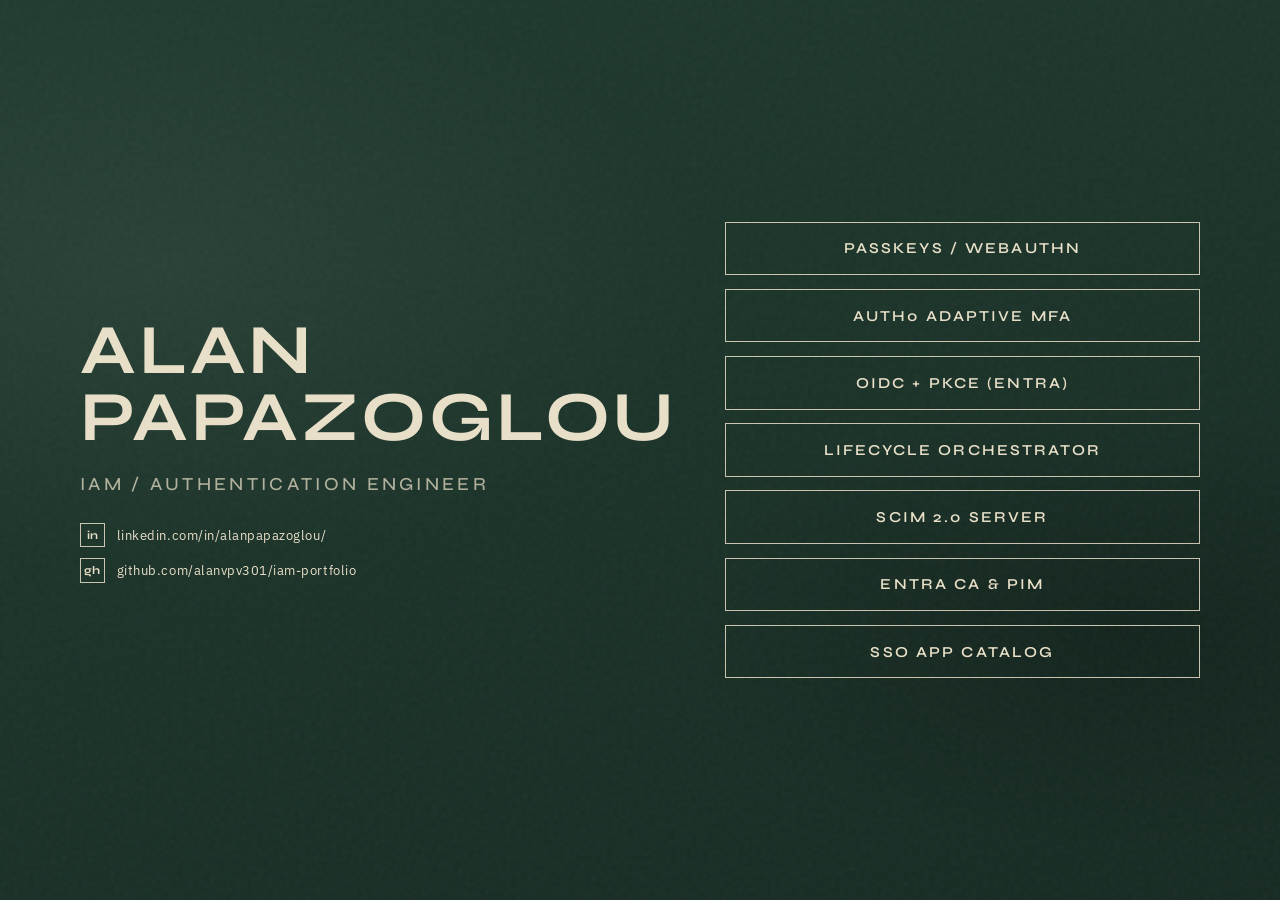
<file: 00-hub/index.html>
<!DOCTYPE html>
<html lang="en">
  <head>
    <meta charset="utf-8" />
    <meta name="viewport" content="width=device-width, initial-scale=1" />
    <title>Alan Papazoglou — IAM Portfolio</title>
    <meta
      name="description"
      content="IAM / authentication engineering portfolio — OIDC, SCIM, Auth0, passkeys, and lifecycle orchestration."
    />
    <link rel="preconnect" href="https://fonts.googleapis.com" />
    <link rel="preconnect" href="https://fonts.gstatic.com" crossorigin />
    <link
      href="https://fonts.googleapis.com/css2?family=Syne:wght@500;600;700&family=IBM+Plex+Sans:wght@400;500&display=swap"
      rel="stylesheet"
    />
    <link rel="stylesheet" href="styles.css" />
  </head>
  <body>
    <div class="atmosphere" aria-hidden="true"></div>

    <main class="shell">
      <section class="identity">
        <h1 class="name">
          <span>Alan</span>
          <span>Papazoglou</span>
        </h1>
        <p class="title">IAM / Authentication Engineer</p>
        <div class="profile-links">
          <a
            class="profile-link"
            href="https://www.linkedin.com/in/alanpapazoglou/"
            target="_blank"
            rel="noopener noreferrer"
          >
            <span class="profile-mark" aria-hidden="true">in</span>
            <span>linkedin.com/in/alanpapazoglou/</span>
          </a>
          <a
            class="profile-link"
            href="https://github.com/AlanVPV301/iam-portfolio"
            target="_blank"
            rel="noopener noreferrer"
          >
            <span class="profile-mark" aria-hidden="true">gh</span>
            <span>github.com/AlanVPV301/iam-portfolio</span>
          </a>
        </div>
      </section>

      <nav class="projects" aria-label="Portfolio projects">
        <a class="project-link" href="https://passkeys.alanvpv.dev">
          Passkeys / WebAuthn
        </a>
        <a class="project-link" href="https://auth0.alanvpv.dev">
          Auth0 Adaptive MFA
        </a>
        <a class="project-link" href="https://oidc.alanvpv.dev">
          OIDC + PKCE (Entra)
        </a>
        <a class="project-link" href="https://jml.alanvpv.dev/docs">
          Lifecycle Orchestrator
        </a>
        <a class="project-link" href="https://scim.alanvpv.dev/docs">
          SCIM 2.0 Server
        </a>
        <a
          class="project-link"
          href="https://github.com/AlanVPV301/iam-portfolio/tree/main/02-entra-ca-pim"
          target="_blank"
          rel="noopener noreferrer"
        >
          Entra CA &amp; PIM
        </a>
        <a class="project-link" href="sso/">
          SSO App Catalog
        </a>
      </nav>
    </main>
  </body>
</html>
</file>
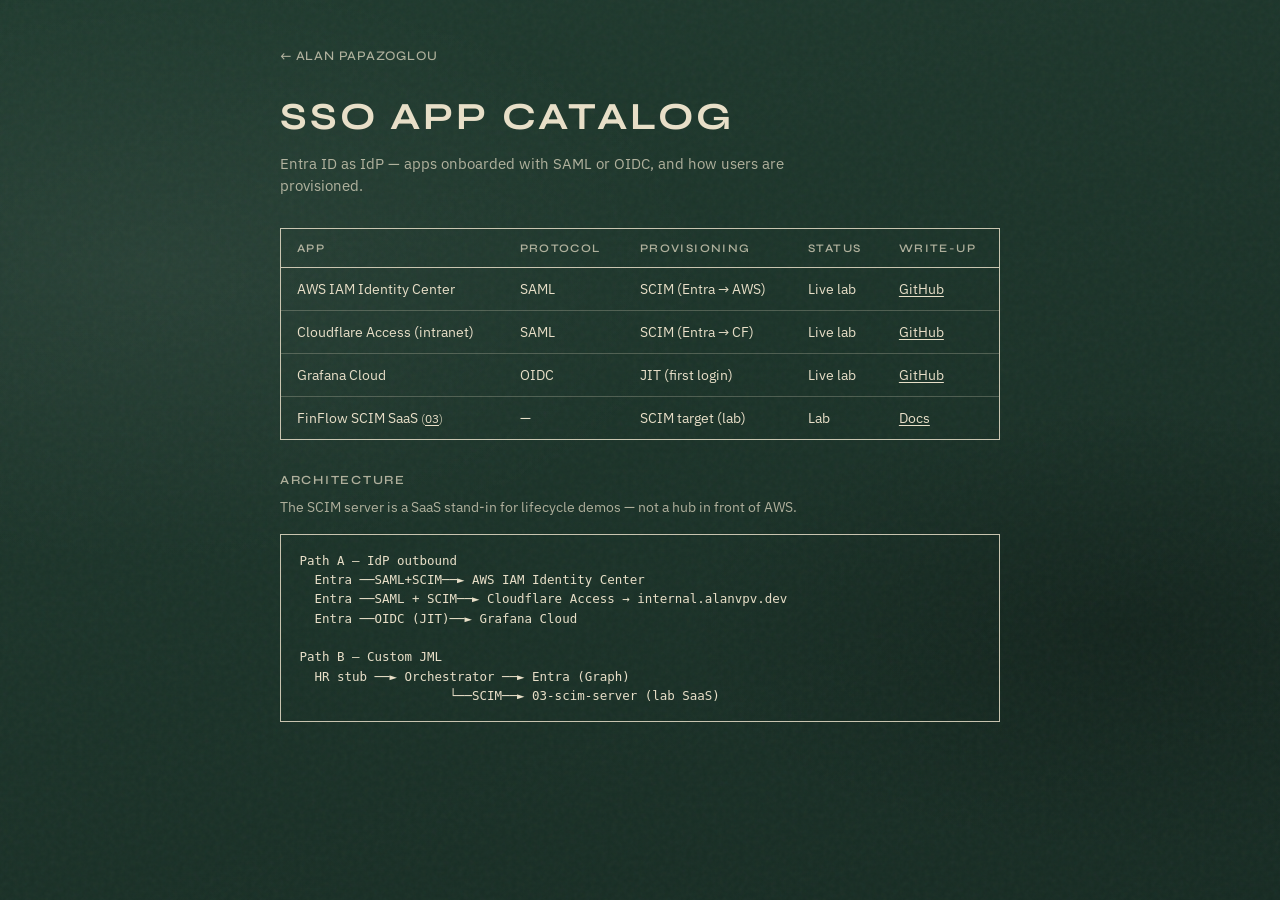
<file: 00-hub/sso/index.html>
<!DOCTYPE html>
<html lang="en">
  <head>
    <meta charset="utf-8" />
    <meta name="viewport" content="width=device-width, initial-scale=1" />
    <title>SSO App Catalog — Alan Papazoglou</title>
    <meta
      name="description"
      content="Entra ID SSO app catalog — SAML/OIDC integrations and provisioning paths."
    />
    <link rel="preconnect" href="https://fonts.googleapis.com" />
    <link rel="preconnect" href="https://fonts.gstatic.com" crossorigin />
    <link
      href="https://fonts.googleapis.com/css2?family=Syne:wght@500;600;700&family=IBM+Plex+Sans:wght@400;500&display=swap"
      rel="stylesheet"
    />
    <link rel="stylesheet" href="../styles.css" />
  </head>
  <body>
    <div class="atmosphere" aria-hidden="true"></div>

    <main class="shell sso-page">
      <a class="back-link" href="../">← Alan Papazoglou</a>

      <header class="sso-header">
        <h1 class="sso-title">SSO App Catalog</h1>
        <p class="sso-lead">
          Entra ID as IdP — apps onboarded with SAML or OIDC, and how users are
          provisioned.
        </p>
      </header>

      <div class="table-wrap" role="region" aria-label="SSO applications" tabindex="0">
        <table class="sso-table">
          <thead>
            <tr>
              <th scope="col">App</th>
              <th scope="col">Protocol</th>
              <th scope="col">Provisioning</th>
              <th scope="col">Status</th>
              <th scope="col">Write-up</th>
            </tr>
          </thead>
          <tbody>
            <tr>
              <td>AWS IAM Identity Center</td>
              <td>SAML</td>
              <td>SCIM (Entra → AWS)</td>
              <td>Live lab</td>
              <td>
                <a
                  href="https://github.com/AlanVPV301/iam-portfolio/blob/main/docs/sso-aws-iam-identity-center.md"
                  target="_blank"
                  rel="noopener noreferrer"
                  >GitHub</a
                >
              </td>
            </tr>
            <tr>
              <td>Cloudflare Access (intranet)</td>
              <td>SAML</td>
              <td>SCIM (Entra → CF)</td>
              <td>Live lab</td>
              <td>
                <a
                  href="https://github.com/AlanVPV301/iam-portfolio/blob/main/docs/sso-cloudflare-access.md"
                  target="_blank"
                  rel="noopener noreferrer"
                  >GitHub</a
                >
              </td>
            </tr>
            <tr>
              <td>Grafana Cloud</td>
              <td>OIDC</td>
              <td>JIT (first login)</td>
              <td>Live lab</td>
              <td>
                <a
                  href="https://github.com/AlanVPV301/iam-portfolio/blob/main/docs/sso-grafana-oidc.md"
                  target="_blank"
                  rel="noopener noreferrer"
                  >GitHub</a
                >
              </td>
            </tr>
            <tr>
              <td>
                FinFlow SCIM SaaS
                <span class="sso-muted">(<a href="https://scim.alanvpv.dev/docs">03</a>)</span>
              </td>
              <td>—</td>
              <td>SCIM target (lab)</td>
              <td>Lab</td>
              <td>
                <a href="https://scim.alanvpv.dev/docs">Docs</a>
              </td>
            </tr>
          </tbody>
        </table>
      </div>

      <section class="sso-arch" aria-labelledby="arch-heading">
        <h2 id="arch-heading" class="sso-section-title">Architecture</h2>
        <p class="sso-note">
          The SCIM server is a SaaS stand-in for lifecycle demos — not a hub in
          front of AWS.
        </p>
        <pre class="sso-diagram" aria-label="Two provisioning paths">Path A — IdP outbound
  Entra ──SAML+SCIM──► AWS IAM Identity Center
  Entra ──SAML + SCIM──► Cloudflare Access → internal.alanvpv.dev
  Entra ──OIDC (JIT)──► Grafana Cloud

Path B — Custom JML
  HR stub ──► Orchestrator ──► Entra (Graph)
                    └──SCIM──► 03-scim-server (lab SaaS)</pre>
      </section>
    </main>
  </body>
</html>
</file>
<file: 00-hub/styles.css>
:root {
  --bg: #1f3a2e;
  --bg-deep: #162a22;
  --ink: #e8dfc8;
  --ink-soft: rgba(232, 223, 200, 0.72);
  --line: rgba(232, 223, 200, 0.85);
  --font-display: "Syne", sans-serif;
  --font-body: "IBM Plex Sans", sans-serif;
}

*,
*::before,
*::after {
  box-sizing: border-box;
}

html,
body {
  margin: 0;
  min-height: 100%;
}

body {
  min-height: 100vh;
  color: var(--ink);
  background: var(--bg);
  font-family: var(--font-body);
  -webkit-font-smoothing: antialiased;
  text-rendering: optimizeLegibility;
}

.atmosphere {
  position: fixed;
  inset: 0;
  pointer-events: none;
  background:
    radial-gradient(ellipse 80% 60% at 12% 30%, rgba(255, 255, 255, 0.05), transparent 55%),
    radial-gradient(ellipse 70% 50% at 88% 70%, rgba(0, 0, 0, 0.22), transparent 50%),
    linear-gradient(160deg, var(--bg) 0%, var(--bg-deep) 100%);
  z-index: 0;
}

.atmosphere::after {
  content: "";
  position: absolute;
  inset: 0;
  opacity: 0.045;
  background-image: url("data:image/svg+xml,%3Csvg viewBox='0 0 200 200' xmlns='http://www.w3.org/2000/svg'%3E%3Cfilter id='n'%3E%3CfeTurbulence type='fractalNoise' baseFrequency='0.85' numOctaves='3' stitchTiles='stitch'/%3E%3C/filter%3E%3Crect width='100%25' height='100%25' filter='url(%23n)'/%3E%3C/svg%3E");
}

.shell {
  position: relative;
  z-index: 1;
  min-height: 100vh;
  width: min(1120px, calc(100% - 4rem));
  margin: 0 auto;
  display: grid;
  grid-template-columns: minmax(0, 1.1fr) minmax(0, 0.9fr);
  align-items: center;
  gap: 4rem;
  padding: 3.5rem 0;
}

.identity {
  animation: rise 700ms ease-out both;
}

.name {
  margin: 0;
  font-family: var(--font-display);
  font-weight: 700;
  font-size: clamp(2.6rem, 5.5vw, 4.4rem);
  line-height: 0.95;
  letter-spacing: 0.04em;
  text-transform: uppercase;
}

.name span {
  display: block;
}

.title {
  margin: 1.35rem 0 0;
  font-family: var(--font-display);
  font-weight: 500;
  font-size: clamp(0.95rem, 1.6vw, 1.15rem);
  letter-spacing: 0.18em;
  text-transform: uppercase;
  color: var(--ink-soft);
}

.profile-links {
  display: flex;
  flex-direction: column;
  align-items: flex-start;
  gap: 0.65rem;
  margin-top: 1.75rem;
}

.profile-link {
  display: inline-flex;
  align-items: center;
  gap: 0.75rem;
  color: var(--ink);
  text-decoration: none;
  font-size: 0.82rem;
  letter-spacing: 0.04em;
  text-transform: lowercase;
  transition: color 180ms ease, transform 180ms ease;
}

.profile-link:hover,
.profile-link:focus-visible {
  color: #fff8e8;
  transform: translateX(2px);
}

.profile-mark {
  display: inline-grid;
  place-items: center;
  flex: 0 0 auto;
  width: 1.55rem;
  height: 1.55rem;
  border: 1px solid var(--line);
  font-family: var(--font-display);
  font-size: 0.72rem;
  font-weight: 700;
  letter-spacing: 0;
  text-transform: lowercase;
}

.projects {
  display: flex;
  flex-direction: column;
  gap: 0.85rem;
  animation: rise 700ms ease-out 120ms both;
}

.project-link {
  display: grid;
  place-items: center;
  min-height: 3.35rem;
  padding: 0.85rem 1.25rem;
  border: 1px solid var(--line);
  color: var(--ink);
  text-decoration: none;
  text-align: center;
  font-family: var(--font-display);
  font-size: clamp(0.78rem, 1.3vw, 0.95rem);
  font-weight: 600;
  letter-spacing: 0.14em;
  text-transform: uppercase;
  background: transparent;
  transition:
    background-color 180ms ease,
    color 180ms ease,
    border-color 180ms ease,
    transform 180ms ease;
}

.project-link:hover,
.project-link:focus-visible {
  background: rgba(232, 223, 200, 0.1);
  border-color: #fff8e8;
  color: #fff8e8;
  transform: translateY(-1px);
}

.project-link:focus-visible,
.profile-link:focus-visible {
  outline: 2px solid var(--ink);
  outline-offset: 3px;
}

@keyframes rise {
  from {
    opacity: 0;
    transform: translateY(12px);
  }
  to {
    opacity: 1;
    transform: translateY(0);
  }
}

/* —— SSO catalog page —— */
.shell.sso-page {
  grid-template-columns: 1fr;
  align-content: start;
  gap: 2rem;
  padding: 3rem 0 4rem;
  max-width: 720px;
  width: min(720px, calc(100% - 4rem));
  animation: rise 700ms ease-out both;
}

.back-link {
  color: var(--ink-soft);
  text-decoration: none;
  font-size: 0.82rem;
  letter-spacing: 0.06em;
  text-transform: uppercase;
  font-family: var(--font-display);
  font-weight: 500;
  transition: color 180ms ease;
  width: fit-content;
}

.back-link:hover,
.back-link:focus-visible {
  color: #fff8e8;
}

.sso-header {
  margin: 0;
}

.sso-title {
  margin: 0;
  font-family: var(--font-display);
  font-weight: 700;
  font-size: clamp(1.75rem, 4vw, 2.4rem);
  letter-spacing: 0.08em;
  text-transform: uppercase;
  line-height: 1.1;
}

.sso-lead {
  margin: 0.85rem 0 0;
  color: var(--ink-soft);
  font-size: 0.95rem;
  max-width: 36rem;
  line-height: 1.45;
}

.table-wrap {
  overflow-x: auto;
  -webkit-overflow-scrolling: touch;
  border: 1px solid var(--line);
}

.sso-table {
  width: 100%;
  border-collapse: collapse;
  font-size: 0.88rem;
  min-width: 28rem;
}

.sso-table th,
.sso-table td {
  padding: 0.75rem 1rem;
  text-align: left;
  border-bottom: 1px solid rgba(232, 223, 200, 0.25);
  vertical-align: top;
}

.sso-table tr:last-child td {
  border-bottom: none;
}

.sso-table th {
  font-family: var(--font-display);
  font-weight: 600;
  font-size: 0.72rem;
  letter-spacing: 0.12em;
  text-transform: uppercase;
  color: var(--ink-soft);
  border-bottom-color: var(--line);
}

.sso-table a {
  color: var(--ink);
  text-decoration: underline;
  text-underline-offset: 2px;
}

.sso-table a:hover {
  color: #fff8e8;
}

.sso-muted {
  color: var(--ink-soft);
  font-size: 0.85em;
}

.sso-arch {
  margin: 0;
}

.sso-section-title {
  margin: 0 0 0.65rem;
  font-family: var(--font-display);
  font-weight: 600;
  font-size: 0.78rem;
  letter-spacing: 0.14em;
  text-transform: uppercase;
  color: var(--ink-soft);
}

.sso-note {
  margin: 0 0 1rem;
  font-size: 0.88rem;
  color: var(--ink-soft);
  line-height: 1.45;
  max-width: 36rem;
}

.sso-diagram {
  margin: 0;
  padding: 1rem 1.15rem;
  border: 1px solid var(--line);
  background: transparent;
  color: var(--ink);
  font-family: ui-monospace, "Cascadia Code", "SF Mono", Menlo, monospace;
  font-size: 0.78rem;
  line-height: 1.55;
  overflow-x: auto;
  white-space: pre;
}

@media (max-width: 820px) {
  .shell {
    width: min(100% - 2.5rem, 560px);
    grid-template-columns: 1fr;
    align-content: center;
    gap: 2.75rem;
    padding: 3rem 0;
  }

  .shell.sso-page {
    width: min(100% - 2.5rem, 560px);
    align-content: start;
    gap: 1.75rem;
  }

  .identity {
    text-align: left;
  }

  .name {
    font-size: clamp(2.4rem, 11vw, 3.4rem);
  }
}

@media (prefers-reduced-motion: reduce) {
  .identity,
  .projects,
  .project-link,
  .profile-link,
  .shell.sso-page {
    animation: none;
    transition: none;
  }
}
</file>
